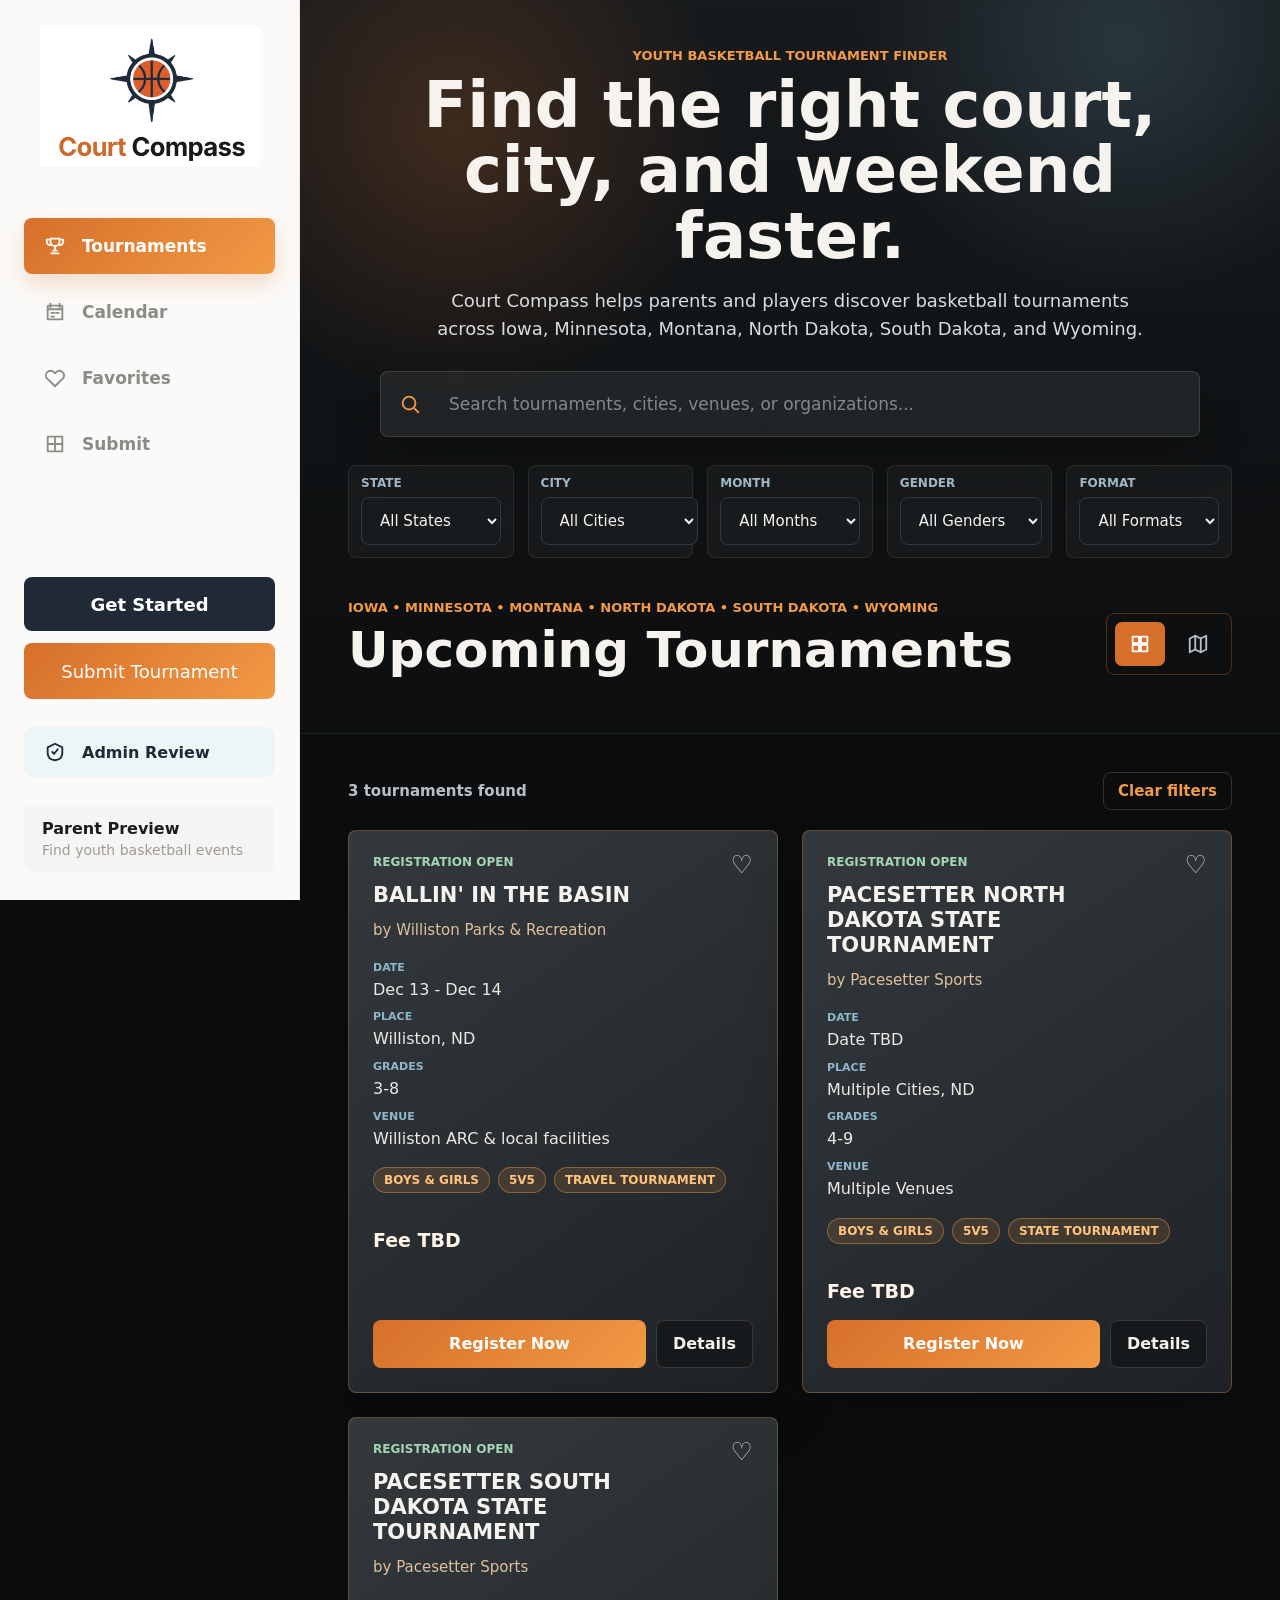
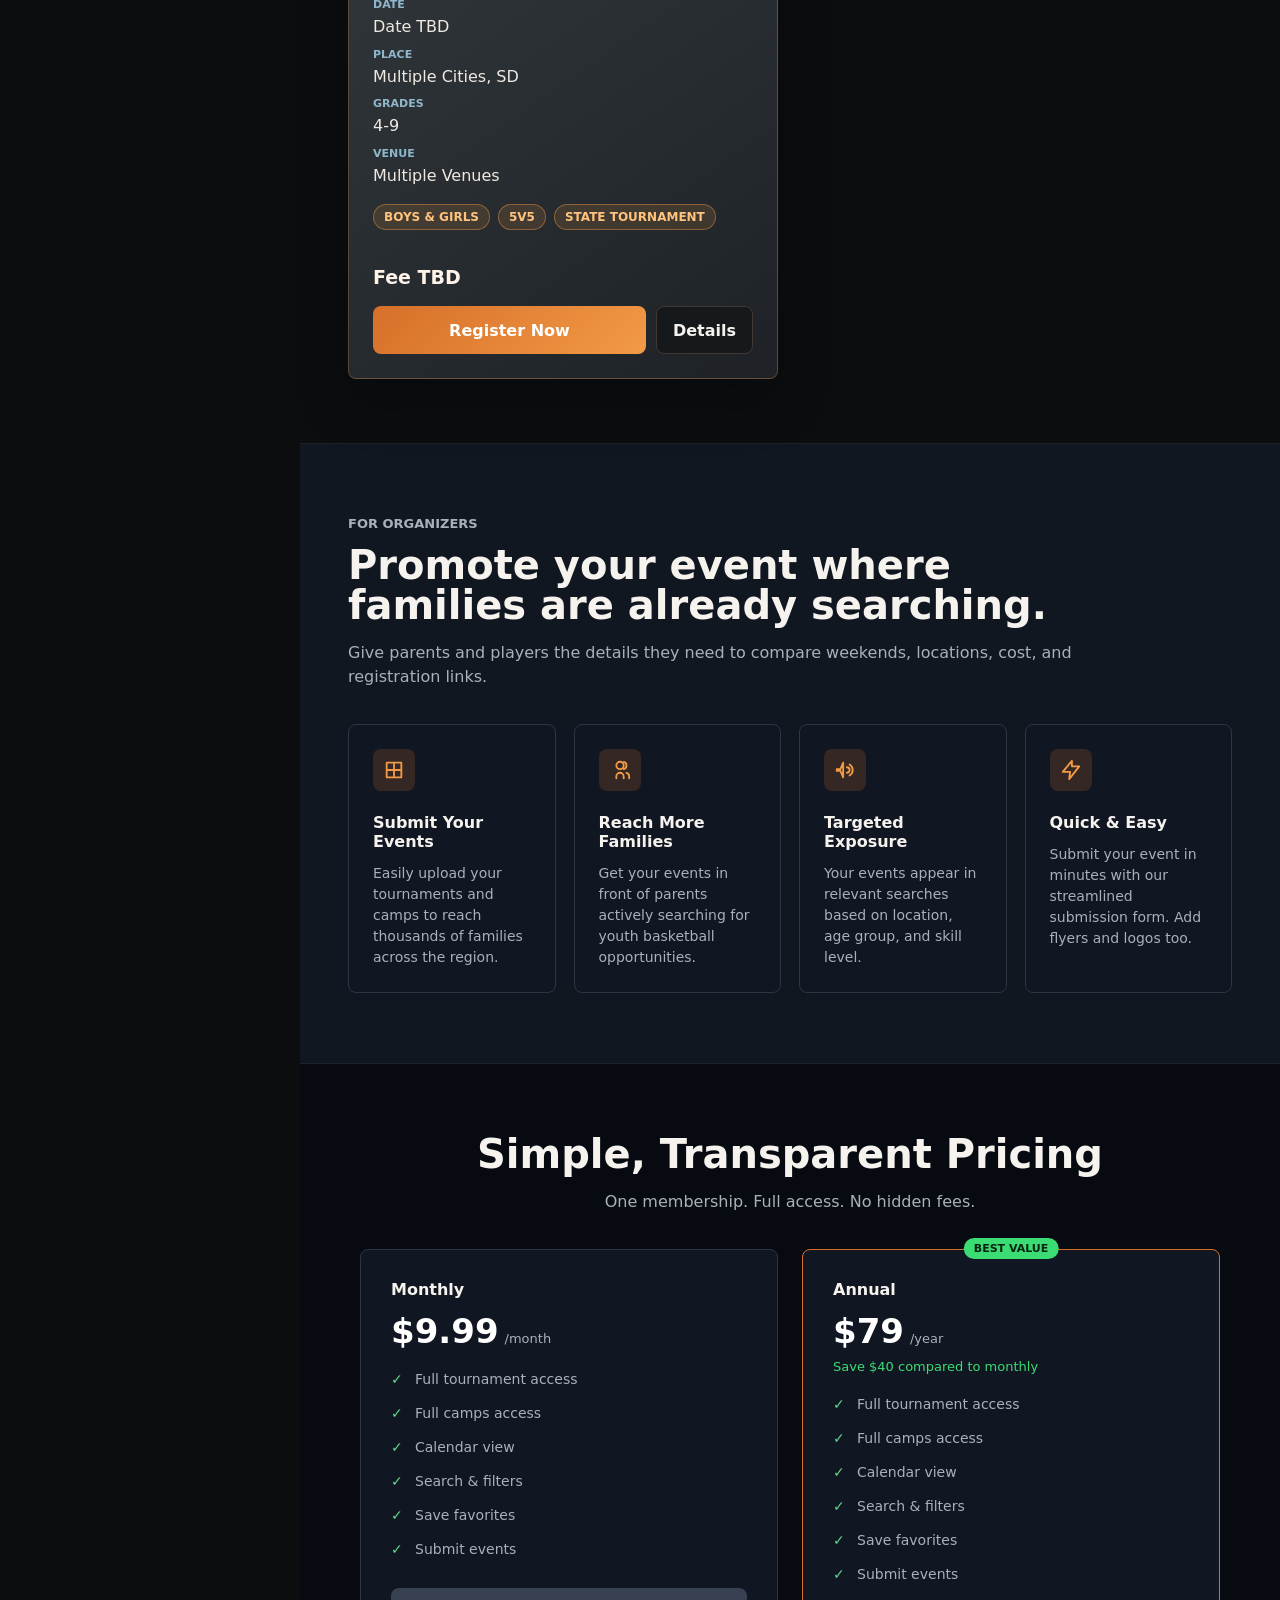
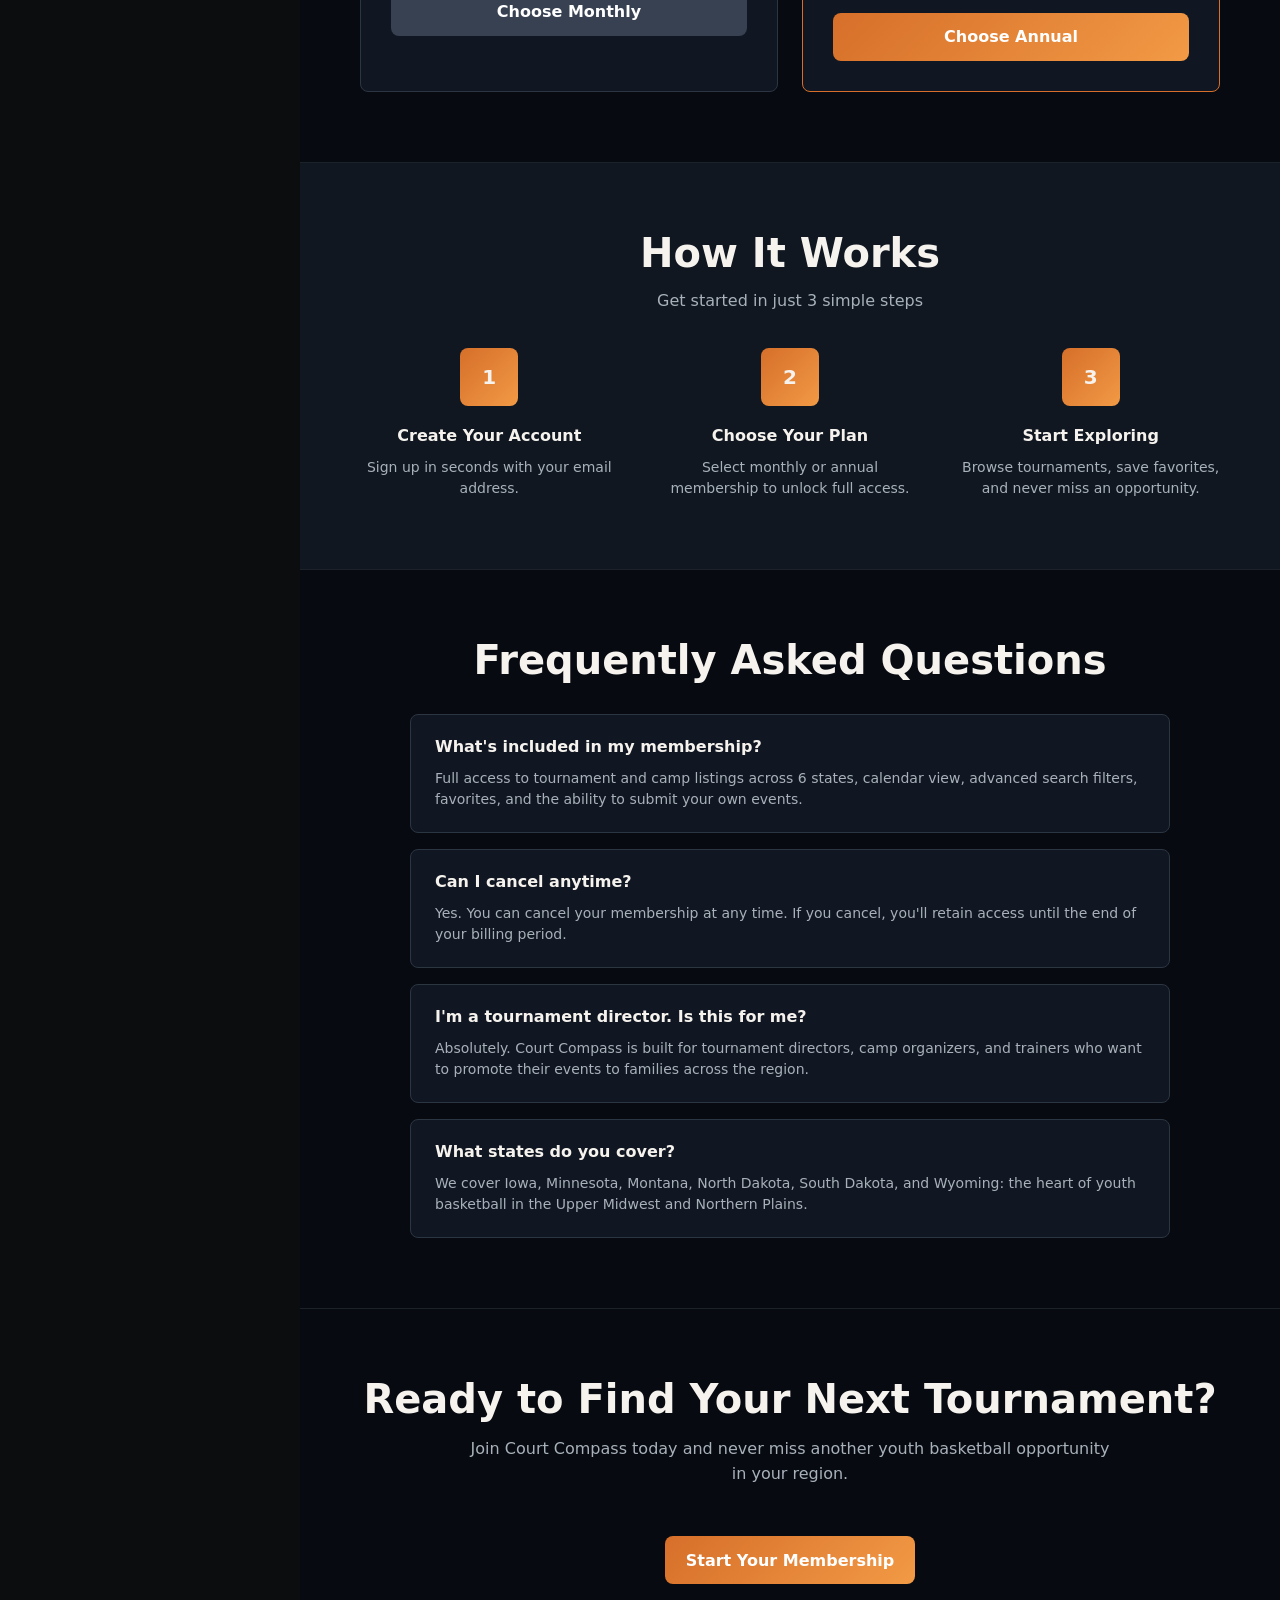
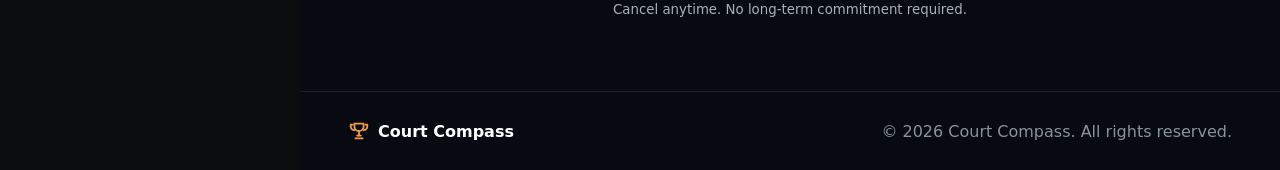
<file: index.html>
<!doctype html>
<html lang="en">
  <head>
    <meta charset="utf-8" />
    <meta name="viewport" content="width=device-width, initial-scale=1" />
    <title>Court Compass</title>
    <link rel="stylesheet" href="./styles.css" />
  </head>
  <body>
    <aside class="sidebar">
      <div class="brand">
        <img class="brand-logo" src="./assets/court-compass-logo.png" alt="Court Compass" />
      </div>

      <nav class="side-nav" aria-label="Primary navigation">
        <button class="nav-item active" data-view-button="tournaments">
          <span class="icon" aria-hidden="true">
            <svg viewBox="0 0 24 24"><path d="M7 4h10v3a5 5 0 0 1-10 0V4Z"/><path d="M5 5H3v2a4 4 0 0 0 4 4"/><path d="M19 5h2v2a4 4 0 0 1-4 4"/><path d="M12 12v5"/><path d="M8 20h8"/><path d="M10 17h4"/></svg>
          </span>
          <span>Tournaments</span>
        </button>
        <button class="nav-item" data-view-button="calendar">
          <span class="icon" aria-hidden="true">
            <svg viewBox="0 0 24 24"><path d="M7 3v4"/><path d="M17 3v4"/><path d="M4 9h16"/><path d="M5 5h14a1 1 0 0 1 1 1v14H4V6a1 1 0 0 1 1-1Z"/><path d="M8 13h3"/><path d="M13 13h3"/><path d="M8 17h3"/></svg>
          </span>
          <span>Calendar</span>
        </button>
        <button class="nav-item" data-view-button="favorites">
          <span class="icon" aria-hidden="true">
            <svg viewBox="0 0 24 24"><path d="M20.4 5.6a5 5 0 0 0-7.1 0L12 6.9l-1.3-1.3a5 5 0 0 0-7.1 7.1L12 21l8.4-8.3a5 5 0 0 0 0-7.1Z"/></svg>
          </span>
          <span>Favorites</span>
        </button>
        <button class="nav-item" data-view-button="submit">
          <span class="icon" aria-hidden="true">
            <svg viewBox="0 0 24 24"><path d="M12 5v14"/><path d="M5 12h14"/><path d="M4 4h16v16H4Z"/></svg>
          </span>
          <span>Submit</span>
        </button>
      </nav>

      <a class="membership-cta" href="./signup.html">Get Started</a>
      <button class="submit-cta" data-view-button="submit">Submit Tournament</button>

      <a class="admin-link" href="./admin.html">
        <span class="icon" aria-hidden="true">
          <svg viewBox="0 0 24 24"><path d="M12 3 4 7v6c0 5 3.4 7.4 8 8 4.6-.6 8-3 8-8V7l-8-4Z"/><path d="M9 12l2 2 4-5"/></svg>
        </span>
        <span>Admin Review</span>
      </a>

      <div class="profile">
        <strong>Parent Preview</strong>
        <span>Find youth basketball events</span>
      </div>
    </aside>

    <main class="app-shell">
      <section class="hero">
        <div class="hero-inner">
          <div class="intro-copy">
            <p class="eyebrow">Youth Basketball Tournament Finder</p>
            <h2>Find the right court, city, and weekend faster.</h2>
            <p>
              Court Compass helps parents and players discover basketball tournaments across Iowa, Minnesota,
              Montana, North Dakota, South Dakota, and Wyoming.
            </p>
          </div>

          <div class="search-row">
            <label class="search-box">
              <span aria-hidden="true">
                <svg viewBox="0 0 24 24"><path d="m21 21-4.3-4.3"/><circle cx="11" cy="11" r="7"/></svg>
              </span>
              <input id="searchInput" type="search" placeholder="Search tournaments, cities, venues, or organizations..." />
            </label>
          </div>

          <div class="filter-row">
            <label>
              <span>State</span>
              <select id="stateFilter">
                <option value="">All States</option>
              </select>
            </label>
            <label>
              <span>City</span>
              <select id="cityFilter">
                <option value="">All Cities</option>
              </select>
            </label>
            <label>
              <span>Month</span>
              <select id="monthFilter">
                <option value="">All Months</option>
              </select>
            </label>
            <label>
              <span>Gender</span>
              <select id="genderFilter">
                <option value="">All Genders</option>
              </select>
            </label>
            <label>
              <span>Format</span>
              <select id="formatFilter">
                <option value="">All Formats</option>
              </select>
            </label>
          </div>

          <div class="title-row">
            <div>
              <p class="eyebrow">Iowa • Minnesota • Montana • North Dakota • South Dakota • Wyoming</p>
              <h2 id="viewTitle">Upcoming Tournaments</h2>
            </div>
            <div class="view-toggle" aria-label="Tournament view">
              <button class="active" id="cardsViewButton" aria-label="Cards view">
                <svg viewBox="0 0 24 24"><path d="M4 4h7v7H4Z"/><path d="M13 4h7v7h-7Z"/><path d="M4 13h7v7H4Z"/><path d="M13 13h7v7h-7Z"/></svg>
              </button>
              <button id="mapViewButton" aria-label="Map view">
                <svg viewBox="0 0 24 24"><path d="M9 18 3 21V6l6-3 6 3 6-3v15l-6 3-6-3Z"/><path d="M9 3v15"/><path d="M15 6v15"/></svg>
              </button>
            </div>
          </div>
        </div>
      </section>

      <section class="content">
        <div id="tournamentsView">
          <div class="summary-bar">
            <span id="resultCount"></span>
            <button id="clearFiltersButton">Clear filters</button>
          </div>
          <div class="tournament-grid" id="tournamentGrid"></div>
          <div class="empty-state" id="emptyState">
            <h3>No tournaments found</h3>
            <p>Try a nearby city, another month, or clear the filters.</p>
          </div>
        </div>

        <div class="map-panel hidden" id="mapView">
          <div class="map-canvas" id="mapCanvas" aria-label="Tournament map"></div>
          <aside class="map-list" id="mapList"></aside>
        </div>

        <div class="calendar-panel hidden" id="calendarView"></div>

        <div class="submit-panel hidden" id="submitView">
          <form id="submitForm">
            <div class="form-heading">
              <p class="eyebrow">Organizer submission</p>
              <h2>Add a tournament for review</h2>
              <p>Submissions are saved in this prototype and marked as pending approval.</p>
            </div>

            <div class="form-grid">
              <label>Tournament name<input name="name" required /></label>
              <label>Host organization<input name="host" required /></label>
              <label>Start date<input name="startDate" type="date" required /></label>
              <label>End date<input name="endDate" type="date" /></label>
              <label>City<input name="city" required /></label>
              <label>State
                <select name="state" required>
                  <option value="">Choose state</option>
                  <option>IA</option>
                  <option>MN</option>
                  <option>MT</option>
                  <option>ND</option>
                  <option>SD</option>
                  <option>WY</option>
                </select>
              </label>
              <label>Gender
                <select name="gender" required>
                  <option>Boys & Girls</option>
                  <option>Boys</option>
                  <option>Girls</option>
                </select>
              </label>
              <label>Grades<input name="grades" placeholder="Example: 3-8" /></label>
              <label>Format<input name="format" placeholder="Example: Travel Tournament" /></label>
              <label>3v3 / 5v5<input name="playStyle" placeholder="Example: 5v5" /></label>
              <label>Venue<input name="venue" /></label>
              <label>Entry fee<input name="fee" placeholder="Example: $250" /></label>
              <label class="wide">Registration link<input name="registrationLink" type="url" placeholder="https://..." /></label>
              <label class="wide">Flyer image link<input name="flyerUrl" type="url" placeholder="https://..." /></label>
              <label class="wide">Notes<textarea name="notes" rows="4"></textarea></label>
            </div>

            <button class="primary-action" type="submit">Submit for Review</button>
            <p class="form-success" id="formSuccess">Tournament saved as pending review.</p>
          </form>
        </div>
      </section>

      <section class="marketing-band organizer-band" aria-labelledby="organizerTitle">
        <div class="section-inner">
          <div class="section-heading">
            <p class="eyebrow">For organizers</p>
            <h2 id="organizerTitle">Promote your event where families are already searching.</h2>
            <p>Give parents and players the details they need to compare weekends, locations, cost, and registration links.</p>
          </div>

          <div class="benefit-grid">
            <article class="benefit-card">
              <span class="benefit-icon" aria-hidden="true">
                <svg viewBox="0 0 24 24"><path d="M12 5v14"/><path d="M5 12h14"/><path d="M4 4h16v16H4Z"/></svg>
              </span>
              <h3>Submit Your Events</h3>
              <p>Easily upload your tournaments and camps to reach thousands of families across the region.</p>
            </article>
            <article class="benefit-card">
              <span class="benefit-icon" aria-hidden="true">
                <svg viewBox="0 0 24 24"><path d="M16 21v-2a4 4 0 0 0-8 0v2"/><circle cx="12" cy="7" r="4"/><path d="M22 21v-2a4 4 0 0 0-3-3.9"/><path d="M16 3.1a4 4 0 0 1 0 7.8"/></svg>
              </span>
              <h3>Reach More Families</h3>
              <p>Get your events in front of parents actively searching for youth basketball opportunities.</p>
            </article>
            <article class="benefit-card">
              <span class="benefit-icon" aria-hidden="true">
                <svg viewBox="0 0 24 24"><path d="M3 11h4l3-7v16l-3-7H3Z"/><path d="M14 9a3 3 0 0 1 0 6"/><path d="M17 6a7 7 0 0 1 0 12"/></svg>
              </span>
              <h3>Targeted Exposure</h3>
              <p>Your events appear in relevant searches based on location, age group, and skill level.</p>
            </article>
            <article class="benefit-card">
              <span class="benefit-icon" aria-hidden="true">
                <svg viewBox="0 0 24 24"><path d="M13 2 3 14h8l-1 8 11-14h-8Z"/></svg>
              </span>
              <h3>Quick & Easy</h3>
              <p>Submit your event in minutes with our streamlined submission form. Add flyers and logos too.</p>
            </article>
          </div>
        </div>
      </section>

      <section class="marketing-band pricing-band" aria-labelledby="pricingTitle">
        <div class="section-inner narrow">
          <div class="section-heading centered">
            <h2 id="pricingTitle">Simple, Transparent Pricing</h2>
            <p>One membership. Full access. No hidden fees.</p>
          </div>

          <div class="pricing-grid">
            <article class="price-card">
              <h3>Monthly</h3>
              <p class="price"><strong>$9.99</strong><span>/month</span></p>
              <ul>
                <li>Full tournament access</li>
                <li>Full camps access</li>
                <li>Calendar view</li>
                <li>Search & filters</li>
                <li>Save favorites</li>
                <li>Submit events</li>
              </ul>
              <a class="plan-button secondary-plan" href="./signup.html">Choose Monthly</a>
            </article>

            <article class="price-card featured-plan">
              <span class="best-value">Best Value</span>
              <h3>Annual</h3>
              <p class="price"><strong>$79</strong><span>/year</span></p>
              <p class="saving">Save $40 compared to monthly</p>
              <ul>
                <li>Full tournament access</li>
                <li>Full camps access</li>
                <li>Calendar view</li>
                <li>Search & filters</li>
                <li>Save favorites</li>
                <li>Submit events</li>
              </ul>
              <a class="plan-button" href="./signup.html">Choose Annual</a>
            </article>
          </div>
        </div>
      </section>

      <section class="marketing-band steps-band" aria-labelledby="stepsTitle">
        <div class="section-inner narrow">
          <div class="section-heading centered">
            <h2 id="stepsTitle">How It Works</h2>
            <p>Get started in just 3 simple steps</p>
          </div>

          <div class="steps-grid">
            <article>
              <span>1</span>
              <h3>Create Your Account</h3>
              <p>Sign up in seconds with your email address.</p>
            </article>
            <article>
              <span>2</span>
              <h3>Choose Your Plan</h3>
              <p>Select monthly or annual membership to unlock full access.</p>
            </article>
            <article>
              <span>3</span>
              <h3>Start Exploring</h3>
              <p>Browse tournaments, save favorites, and never miss an opportunity.</p>
            </article>
          </div>
        </div>
      </section>

      <section class="marketing-band faq-band" aria-labelledby="faqTitle">
        <div class="section-inner faq-inner">
          <div class="section-heading centered">
            <h2 id="faqTitle">Frequently Asked Questions</h2>
          </div>

          <div class="faq-list">
            <article>
              <h3>What's included in my membership?</h3>
              <p>Full access to tournament and camp listings across 6 states, calendar view, advanced search filters, favorites, and the ability to submit your own events.</p>
            </article>
            <article>
              <h3>Can I cancel anytime?</h3>
              <p>Yes. You can cancel your membership at any time. If you cancel, you'll retain access until the end of your billing period.</p>
            </article>
            <article>
              <h3>I'm a tournament director. Is this for me?</h3>
              <p>Absolutely. Court Compass is built for tournament directors, camp organizers, and trainers who want to promote their events to families across the region.</p>
            </article>
            <article>
              <h3>What states do you cover?</h3>
              <p>We cover Iowa, Minnesota, Montana, North Dakota, South Dakota, and Wyoming: the heart of youth basketball in the Upper Midwest and Northern Plains.</p>
            </article>
          </div>
        </div>
      </section>

      <section class="marketing-band final-cta" aria-labelledby="finalCtaTitle">
        <div class="section-inner narrow">
          <h2 id="finalCtaTitle">Ready to Find Your Next Tournament?</h2>
          <p>Join Court Compass today and never miss another youth basketball opportunity in your region.</p>
          <a class="primary-action" href="./signup.html">Start Your Membership</a>
          <small>Cancel anytime. No long-term commitment required.</small>
        </div>
      </section>

      <footer class="site-footer">
        <div class="section-inner">
          <span class="footer-brand">
            <svg viewBox="0 0 24 24" aria-hidden="true"><path d="M7 4h10v3a5 5 0 0 1-10 0V4Z"/><path d="M5 5H3v2a4 4 0 0 0 4 4"/><path d="M19 5h2v2a4 4 0 0 1-4 4"/><path d="M12 12v5"/><path d="M8 20h8"/><path d="M10 17h4"/></svg>
            Court Compass
          </span>
          <span>© 2026 Court Compass. All rights reserved.</span>
        </div>
      </footer>
    </main>

    <template id="cardTemplate">
      <article class="tournament-card">
        <button class="favorite-button" aria-label="Save tournament">♡</button>
        <div class="card-status"></div>
        <h3></h3>
        <p class="host"></p>
        <dl>
          <div><dt>Date</dt><dd class="date"></dd></div>
          <div><dt>Place</dt><dd class="place"></dd></div>
          <div><dt>Grades</dt><dd class="grades"></dd></div>
          <div><dt>Venue</dt><dd class="venue"></dd></div>
        </dl>
        <div class="tags"></div>
        <p class="fee"></p>
        <div class="card-actions">
          <a class="register-link" target="_blank" rel="noreferrer">Register Now</a>
          <button class="details-button">Details</button>
        </div>
      </article>
    </template>

    <div id="detailsModal" class="details-modal hidden" role="dialog" aria-modal="true" aria-labelledby="detailsTitle">
      <div class="details-backdrop" data-close-details></div>
      <section class="details-dialog">
        <header class="details-header">
          <div>
            <p class="eyebrow">Tournament Details</p>
            <h2 id="detailsTitle"></h2>
          </div>
          <button class="details-close" type="button" data-close-details>Close</button>
        </header>
        <div class="details-layout">
          <figure class="flyer-frame hidden" id="flyerFrame">
            <img id="detailsFlyer" alt="" />
          </figure>
          <div class="details-copy">
            <p id="detailsHost" class="host"></p>
            <dl>
              <div><dt>Date</dt><dd id="detailsDate"></dd></div>
              <div><dt>Place</dt><dd id="detailsPlace"></dd></div>
              <div><dt>Grades</dt><dd id="detailsGrades"></dd></div>
              <div><dt>Format</dt><dd id="detailsFormat"></dd></div>
              <div><dt>Venue</dt><dd id="detailsVenue"></dd></div>
              <div><dt>Awards</dt><dd id="detailsAwards"></dd></div>
              <div><dt>Contact</dt><dd id="detailsContact"></dd></div>
              <div><dt>Notes</dt><dd id="detailsNotes"></dd></div>
            </dl>
            <a id="detailsRegister" class="register-link" target="_blank" rel="noreferrer">Open Event Page</a>
          </div>
        </div>
      </section>
    </div>

    <script src="./supabase-config.js"></script>
    <script src="./app.js"></script>
  </body>
</html>
</file>
<file: styles.css>
:root {
  --bg: #0b0d0f;
  --panel: #16191b;
  --panel-2: #22272a;
  --text: #f6f3ef;
  --muted: #b9c0c5;
  --line: #30363a;
  --orange: #d66f2a;
  --orange-2: #f29a45;
  --cream: #fff4e8;
  --green: #76b88a;
  --blue: #70a8c7;
  --navy: #202a36;
  --sidebar: #fbfaf8;
  --sidebar-text: #1c1b1a;
  font-family: Inter, ui-sans-serif, system-ui, -apple-system, BlinkMacSystemFont, "Segoe UI", sans-serif;
}

* {
  box-sizing: border-box;
}

body {
  margin: 0;
  background:
    linear-gradient(180deg, #111417 0%, var(--bg) 340px),
    var(--bg);
  color: var(--text);
  min-height: 100vh;
}

button,
input,
select,
textarea {
  font: inherit;
}

button {
  cursor: pointer;
}

.sidebar {
  background: var(--sidebar);
  color: var(--sidebar-text);
  border-right: 1px solid #ece7e2;
  display: flex;
  flex-direction: column;
  gap: 28px;
  height: 100vh;
  left: 0;
  padding: 28px 24px;
  position: fixed;
  top: 0;
  width: 300px;
  z-index: 10;
}

.brand {
  align-items: center;
  display: grid;
  justify-items: center;
  padding: 0 0 24px;
}

.brand-logo {
  display: block;
  height: auto;
  max-width: 220px;
  width: 100%;
}

.side-nav {
  display: grid;
  gap: 10px;
}

.nav-item,
.submit-cta,
.membership-cta,
.admin-link {
  align-items: center;
  border: 0;
  border-radius: 8px;
  display: flex;
  gap: 14px;
  min-height: 56px;
  padding: 0 18px;
}

.nav-item {
  background: transparent;
  color: #8c8b88;
  font-size: 17px;
  font-weight: 750;
  text-align: left;
  transition: background-color 160ms ease, color 160ms ease, transform 160ms ease;
}

.nav-item:hover {
  background: #f1eee9;
  color: var(--sidebar-text);
}

.nav-item.active {
  background: linear-gradient(135deg, var(--orange), var(--orange-2));
  box-shadow: 0 10px 22px rgba(214, 111, 42, 0.22);
  color: white;
}

.icon {
  display: inline-grid;
  height: 26px;
  place-items: center;
  width: 26px;
}

.icon svg,
.search-box svg,
.view-toggle svg {
  display: block;
  fill: none;
  height: 22px;
  stroke: currentColor;
  stroke-linecap: round;
  stroke-linejoin: round;
  stroke-width: 2;
  width: 22px;
}

.submit-cta {
  background: linear-gradient(135deg, var(--orange), var(--orange-2));
  color: #fff;
  font-size: 18px;
  justify-content: center;
  margin-top: auto;
}

.membership-cta {
  background: #202a36;
  color: #fff;
  font-size: 18px;
  font-weight: 800;
  justify-content: center;
  margin-top: auto;
  min-height: 54px;
  text-decoration: none;
}

.membership-cta + .submit-cta {
  margin-top: -16px;
}

.admin-link {
  background: #eef5f7;
  color: var(--navy);
  font-size: 16px;
  font-weight: 800;
  min-height: 50px;
  text-decoration: none;
}

.profile {
  background: #f6f5f3;
  border-radius: 8px;
  display: grid;
  gap: 4px;
  padding: 14px 18px;
}

.profile span {
  color: #9d9a97;
  font-size: 14px;
}

.app-shell {
  margin-left: 300px;
  min-height: 100vh;
}

.hero {
  background:
    radial-gradient(circle at 84% 6%, rgba(112, 168, 199, 0.2), transparent 25%),
    radial-gradient(circle at 16% 18%, rgba(214, 111, 42, 0.22), transparent 26%),
    linear-gradient(180deg, #171a1c 0%, #0d0f11 88%);
  border-bottom: 1px solid #1d2225;
  padding: 48px 48px 58px;
}

.hero-inner,
.content {
  margin: 0 auto;
  max-width: 1180px;
}

.intro-copy {
  margin: 0 auto 28px;
  max-width: 820px;
  text-align: center;
}

.intro-copy h2 {
  font-size: clamp(38px, 5vw, 64px);
  line-height: 1.02;
}

.intro-copy p:last-child {
  color: #d7dce0;
  font-size: 18px;
  line-height: 1.55;
  margin: 18px auto 0;
  max-width: 740px;
}

.search-row {
  display: flex;
  justify-content: center;
}

.search-box {
  align-items: center;
  background: rgba(255, 255, 255, 0.07);
  border: 1px solid rgba(255, 255, 255, 0.12);
  border-radius: 8px;
  box-shadow: 0 18px 46px rgba(0, 0, 0, 0.24);
  display: flex;
  gap: 14px;
  max-width: 820px;
  padding: 0 18px;
  width: 100%;
}

.search-box span {
  color: var(--orange-2);
  font-size: 22px;
}

.search-box input {
  background: transparent;
  border: 0;
  color: var(--text);
  font-size: 17px;
  height: 64px;
  outline: 0;
  width: 100%;
}

.filter-row {
  display: grid;
  gap: 14px;
  grid-template-columns: repeat(5, minmax(140px, 1fr));
  margin-top: 28px;
}

.filter-row label {
  background: rgba(255, 255, 255, 0.035);
  border: 1px solid rgba(255, 255, 255, 0.08);
  border-radius: 8px;
  display: grid;
  gap: 7px;
  padding: 10px 12px 12px;
}

.filter-row label span {
  color: #9fb7c5;
  font-size: 12px;
  font-weight: 800;
  text-transform: uppercase;
}

select,
input,
textarea {
  background: #171b1e;
  border: 1px solid #323a3f;
  border-radius: 8px;
  color: var(--text);
  font-size: 15px;
  font-weight: 450;
  letter-spacing: 0;
  min-height: 48px;
  padding: 0 14px;
}

textarea {
  line-height: 1.45;
  padding: 12px 14px;
}

input::placeholder,
textarea::placeholder {
  color: #7f8a90;
  font-weight: 400;
}

.title-row {
  align-items: end;
  display: flex;
  gap: 24px;
  justify-content: space-between;
  margin-top: 42px;
}

.eyebrow {
  color: var(--orange-2);
  font-size: 13px;
  font-weight: 700;
  letter-spacing: 0;
  margin: 0 0 10px;
  text-transform: uppercase;
}

h2 {
  font-size: clamp(32px, 5vw, 50px);
  line-height: 1;
  margin: 0;
}

.view-toggle {
  border: 1px solid rgba(214, 111, 42, 0.34);
  border-radius: 8px;
  display: flex;
  gap: 8px;
  padding: 8px;
}

.view-toggle button {
  background: transparent;
  border: 0;
  border-radius: 7px;
  color: var(--muted);
  display: grid;
  height: 44px;
  place-items: center;
  width: 50px;
}

.view-toggle button.active {
  background: var(--orange);
  color: white;
}

.content {
  padding: 38px 48px 64px;
}

.summary-bar {
  align-items: center;
  color: var(--muted);
  display: flex;
  font-size: 15px;
  font-weight: 700;
  justify-content: space-between;
  margin-bottom: 20px;
}

.summary-bar button {
  background: transparent;
  border: 1px solid #38322d;
  border-radius: 8px;
  color: var(--orange-2);
  min-height: 38px;
  padding: 0 14px;
}

.tournament-grid {
  display: grid;
  gap: 24px;
  grid-template-columns: repeat(auto-fill, minmax(300px, 1fr));
}

.tournament-card {
  background:
    linear-gradient(145deg, rgba(52, 58, 61, 0.98), rgba(31, 35, 38, 0.98)),
    var(--panel);
  border: 1px solid rgba(242, 154, 69, 0.28);
  border-radius: 8px;
  box-shadow: 0 22px 54px rgba(0, 0, 0, 0.24);
  display: flex;
  flex-direction: column;
  min-height: 420px;
  padding: 24px;
  position: relative;
}

.favorite-button {
  background: transparent;
  border: 0;
  color: #cfc8c0;
  font-size: 25px;
  position: absolute;
  right: 18px;
  top: 18px;
}

.favorite-button.saved {
  color: var(--orange-2);
}

.card-status {
  color: #a4d5b2;
  font-size: 12px;
  font-weight: 800;
  margin-bottom: 12px;
  min-height: 16px;
  text-transform: uppercase;
}

.tournament-card h3 {
  font-size: 21px;
  line-height: 1.2;
  margin: 0 40px 12px 0;
  text-transform: uppercase;
}

.host {
  color: #e0c09d;
  font-size: 15px;
  line-height: 1.4;
  margin: 0 0 20px;
}

dl {
  display: grid;
  gap: 10px;
  margin: 0;
}

dl div {
  align-items: start;
  display: grid;
  gap: 5px;
}

dt {
  color: #8fb7cc;
  font-size: 11px;
  font-weight: 800;
  text-transform: uppercase;
}

dd {
  color: #eee9e2;
  font-size: 16px;
  line-height: 1.35;
  margin: 0;
}

.tags {
  display: flex;
  flex-wrap: wrap;
  gap: 8px;
  margin: 18px 0;
}

.tag {
  background: rgba(242, 154, 69, 0.14);
  border: 1px solid rgba(242, 154, 69, 0.42);
  border-radius: 999px;
  color: #ffc37d;
  font-size: 12px;
  font-weight: 800;
  padding: 5px 10px;
  text-transform: uppercase;
}

.fee {
  color: var(--cream);
  font-size: 19px;
  font-weight: 800;
  margin: 18px 0;
}

.card-actions {
  display: grid;
  gap: 10px;
  grid-template-columns: 1fr auto;
  margin-top: auto;
}

.register-link,
.details-button,
.primary-action {
  align-items: center;
  background: linear-gradient(135deg, var(--orange), var(--orange-2));
  border: 0;
  border-radius: 8px;
  color: white;
  display: inline-flex;
  font-weight: 800;
  justify-content: center;
  min-height: 48px;
  padding: 0 16px;
  text-decoration: none;
}

.details-button {
  background: #15191b;
  border: 1px solid #403832;
  color: var(--text);
}

.register-link.disabled {
  background: #4b4540;
  color: #c9c0b7;
  pointer-events: none;
}

.empty-state {
  background: #151515;
  border: 1px solid #282828;
  border-radius: 8px;
  display: none;
  padding: 36px;
  text-align: center;
}

.empty-state h3 {
  margin-top: 0;
}

.details-modal {
  inset: 0;
  position: fixed;
  z-index: 60;
}

.details-backdrop {
  background: rgba(0, 0, 0, 0.74);
  inset: 0;
  position: absolute;
}

.details-dialog {
  background: #111518;
  border: 1px solid rgba(255, 255, 255, 0.12);
  border-radius: 8px;
  box-shadow: 0 30px 80px rgba(0, 0, 0, 0.42);
  left: 50%;
  max-height: calc(100vh - 36px);
  max-width: 980px;
  overflow: auto;
  padding: 24px;
  position: absolute;
  top: 50%;
  transform: translate(-50%, -50%);
  width: calc(100vw - 32px);
}

.details-header {
  align-items: start;
  display: flex;
  gap: 18px;
  justify-content: space-between;
  margin-bottom: 22px;
}

.details-header h2 {
  font-size: clamp(28px, 4vw, 42px);
}

.details-close {
  background: #22272a;
  border: 1px solid #374147;
  border-radius: 8px;
  color: #fff;
  font-weight: 800;
  min-height: 42px;
  padding: 0 14px;
}

.details-layout {
  display: grid;
  gap: 24px;
  grid-template-columns: minmax(260px, 0.85fr) 1fr;
}

.flyer-frame {
  background: #0b0d0f;
  border: 1px solid #2f373c;
  border-radius: 8px;
  margin: 0;
  overflow: hidden;
}

.flyer-frame img {
  display: block;
  height: auto;
  width: 100%;
}

.details-copy {
  display: grid;
  gap: 18px;
}

.hidden {
  display: none !important;
}

.map-panel {
  display: grid;
  gap: 24px;
  grid-template-columns: minmax(360px, 1fr) 320px;
}

.map-canvas {
  background:
    linear-gradient(rgba(255, 255, 255, 0.04) 1px, transparent 1px),
    linear-gradient(90deg, rgba(255, 255, 255, 0.04) 1px, transparent 1px),
    #121212;
  background-size: 48px 48px;
  border: 1px solid #2d2d2d;
  border-radius: 8px;
  min-height: 600px;
  overflow: hidden;
  position: relative;
}

.map-label {
  color: #7f7770;
  font-size: 12px;
  font-weight: 800;
  position: absolute;
  text-transform: uppercase;
}

.map-pin {
  background: var(--orange);
  border: 3px solid #ffd0a0;
  border-radius: 50%;
  box-shadow: 0 10px 25px rgba(0, 0, 0, 0.35);
  color: white;
  display: grid;
  font-size: 12px;
  font-weight: 900;
  height: 34px;
  place-items: center;
  position: absolute;
  transform: translate(-50%, -50%);
  width: 34px;
}

.map-list {
  display: grid;
  gap: 12px;
}

.map-list-item,
.calendar-item {
  background: #171717;
  border: 1px solid #2d2d2d;
  border-radius: 8px;
  padding: 15px;
}

.map-list-item h3,
.calendar-item h3 {
  font-size: 16px;
  margin: 0 0 6px;
}

.map-list-item p,
.calendar-item p {
  color: var(--muted);
  margin: 0;
}

.calendar-panel {
  display: grid;
  gap: 14px;
}

.submit-panel {
  background: #141414;
  border: 1px solid #2d2d2d;
  border-radius: 8px;
  padding: 28px;
}

.form-heading {
  margin-bottom: 22px;
}

.form-heading h2 {
  font-size: 34px;
}

.form-heading p:last-child {
  color: var(--muted);
}

.form-grid {
  display: grid;
  gap: 16px;
  grid-template-columns: repeat(2, minmax(0, 1fr));
}

.form-grid label {
  color: var(--muted);
  display: grid;
  gap: 8px;
  font-size: 12px;
  font-weight: 750;
  text-transform: uppercase;
}

.form-grid .wide {
  grid-column: 1 / -1;
}

.primary-action {
  margin-top: 22px;
}

.form-success {
  color: var(--green);
  display: none;
  font-weight: 800;
}

.marketing-band {
  border-top: 1px solid #1b2228;
  padding: 70px 48px;
}

.organizer-band,
.steps-band {
  background: #101720;
}

.pricing-band,
.faq-band,
.final-cta {
  background: #070b11;
}

.section-inner {
  margin: 0 auto;
  max-width: 1180px;
}

.section-inner.narrow {
  max-width: 860px;
}

.section-heading {
  margin-bottom: 34px;
  max-width: 740px;
}

.section-heading.centered {
  margin-left: auto;
  margin-right: auto;
  text-align: center;
}

.section-heading h2,
.final-cta h2 {
  font-size: clamp(28px, 4vw, 40px);
}

.section-heading p,
.final-cta p,
.final-cta small {
  color: #a8b1ba;
  line-height: 1.55;
}

.benefit-grid {
  display: grid;
  gap: 18px;
  grid-template-columns: repeat(4, minmax(0, 1fr));
}

.benefit-card,
.price-card,
.faq-list article {
  background: #111722;
  border: 1px solid #2c3542;
  border-radius: 8px;
}

.benefit-card {
  min-height: 190px;
  padding: 24px;
}

.benefit-icon {
  background: rgba(214, 111, 42, 0.18);
  border-radius: 8px;
  color: var(--orange-2);
  display: grid;
  height: 42px;
  margin-bottom: 22px;
  place-items: center;
  width: 42px;
}

.benefit-icon svg,
.footer-brand svg {
  display: block;
  fill: none;
  height: 22px;
  stroke: currentColor;
  stroke-linecap: round;
  stroke-linejoin: round;
  stroke-width: 2;
  width: 22px;
}

.benefit-card h3,
.price-card h3,
.steps-grid h3,
.faq-list h3 {
  font-size: 16px;
  margin: 0 0 12px;
}

.benefit-card p,
.price-card li,
.steps-grid p,
.faq-list p {
  color: #a8b1ba;
  font-size: 14px;
  line-height: 1.5;
  margin: 0;
}

.pricing-grid {
  display: grid;
  gap: 24px;
  grid-template-columns: repeat(2, minmax(0, 1fr));
}

.price-card {
  padding: 30px;
  position: relative;
}

.featured-plan {
  border-color: var(--orange);
}

.best-value {
  background: #3bdc73;
  border-radius: 999px;
  color: #06240f;
  font-size: 11px;
  font-weight: 900;
  left: 50%;
  padding: 4px 10px;
  position: absolute;
  text-transform: uppercase;
  top: -12px;
  transform: translateX(-50%);
}

.price {
  align-items: baseline;
  display: flex;
  gap: 6px;
  margin: 0 0 18px;
}

.price strong {
  color: #fff;
  font-size: 34px;
}

.price span,
.saving {
  color: #a8b1ba;
  font-size: 13px;
}

.saving {
  color: #3bdc73;
  margin: -10px 0 20px;
}

.price-card ul {
  display: grid;
  gap: 13px;
  list-style: none;
  margin: 0 0 28px;
  padding: 0;
}

.price-card li {
  padding-left: 24px;
  position: relative;
}

.price-card li::before {
  color: #62d68a;
  content: "✓";
  font-weight: 900;
  left: 0;
  position: absolute;
}

.plan-button {
  align-items: center;
  background: linear-gradient(135deg, var(--orange), var(--orange-2));
  border: 0;
  border-radius: 8px;
  color: #fff;
  display: inline-flex;
  font-weight: 800;
  justify-content: center;
  min-height: 48px;
  text-decoration: none;
  width: 100%;
}

.secondary-plan {
  background: #374151;
}

.steps-grid {
  display: grid;
  gap: 42px;
  grid-template-columns: repeat(3, minmax(0, 1fr));
  text-align: center;
}

.steps-grid span {
  background: linear-gradient(135deg, var(--orange), var(--orange-2));
  border-radius: 8px;
  display: grid;
  font-size: 20px;
  font-weight: 900;
  height: 58px;
  margin: 0 auto 20px;
  place-items: center;
  width: 58px;
}

.faq-inner {
  max-width: 760px;
}

.faq-list {
  display: grid;
  gap: 16px;
}

.faq-list article {
  padding: 22px 24px;
}

.final-cta {
  text-align: center;
}

.final-cta p {
  margin: 18px auto 28px;
  max-width: 650px;
}

.final-cta .primary-action {
  min-width: 250px;
}

.final-cta small {
  display: block;
  margin-top: 16px;
}

.site-footer {
  background: #070b11;
  border-top: 1px solid #1b2228;
  color: #89939d;
  padding: 28px 48px;
}

.site-footer .section-inner {
  align-items: center;
  display: flex;
  gap: 20px;
  justify-content: space-between;
}

.footer-brand {
  align-items: center;
  color: #fff;
  display: inline-flex;
  font-weight: 800;
  gap: 8px;
}

.footer-brand svg {
  color: var(--orange-2);
}

.auth-page {
  background: #f4f4f3;
  color: #1d1d1f;
}

.auth-shell {
  display: grid;
  min-height: 100vh;
  padding: 24px 16px;
  place-items: center;
}

.auth-card {
  background: #fff;
  border: 1px solid #d9d9d9;
  border-radius: 8px;
  box-shadow: 0 14px 44px rgba(0, 0, 0, 0.08);
  max-width: 520px;
  padding: 36px;
  width: min(100%, 520px);
}

.auth-logo-link {
  display: grid;
  justify-items: center;
  margin: 0 auto 26px;
  text-decoration: none;
}

.auth-logo {
  display: block;
  max-width: 132px;
  width: 34%;
}

.auth-heading {
  margin-bottom: 28px;
  text-align: center;
}

.auth-heading h1 {
  color: #1d1d1f;
  font-size: 34px;
  line-height: 1.1;
  margin: 0 0 12px;
}

.auth-heading p {
  color: #aaa;
  font-size: 18px;
  line-height: 1.35;
  margin: 0 auto;
  max-width: 390px;
}

.auth-form {
  display: grid;
  gap: 18px;
}

.auth-form label {
  color: #1d1d1f;
  display: grid;
  font-size: 15px;
  font-weight: 650;
  gap: 8px;
}

.auth-form input {
  background: #fff;
  border: 1px solid #ddd;
  border-radius: 8px;
  color: #1d1d1f;
  font-size: 16px;
  font-weight: 400;
  min-height: 50px;
  padding: 0 14px;
}

.auth-form input::placeholder {
  color: #b4b4b4;
}

.auth-form input:focus {
  border-color: #9bbcf0;
  box-shadow: 0 0 0 4px rgba(68, 132, 232, 0.14);
  outline: 0;
}

.auth-submit {
  background: linear-gradient(135deg, var(--orange), var(--orange-2));
  border: 0;
  border-radius: 8px;
  color: #fff;
  font-size: 16px;
  font-weight: 750;
  min-height: 50px;
}

.auth-submit:disabled {
  cursor: wait;
  opacity: 0.7;
}

.auth-message {
  color: var(--green);
  font-size: 17px;
  font-weight: 750;
  margin: 0;
  min-height: 24px;
  text-align: center;
}

.auth-message.error {
  color: #c73636;
}

.auth-switch {
  color: #aaa;
  font-size: 16px;
  margin: 20px 0 0;
  text-align: center;
}

.auth-switch a {
  color: #006cff;
  text-decoration: none;
}

@media (max-width: 980px) {
  .sidebar {
    height: auto;
    position: static;
    width: 100%;
  }

  .side-nav {
    grid-template-columns: repeat(4, 1fr);
  }

  .nav-item {
    justify-content: center;
  }

  .nav-item span:last-child {
    display: none;
  }

  .submit-cta,
  .membership-cta,
  .admin-link,
  .profile {
    display: none;
  }

  .app-shell {
    margin-left: 0;
  }

  .hero,
  .content,
  .marketing-band,
  .site-footer {
    padding-left: 20px;
    padding-right: 20px;
  }

  .filter-row {
    grid-template-columns: repeat(2, minmax(0, 1fr));
  }

  .benefit-grid,
  .pricing-grid,
  .steps-grid {
    grid-template-columns: 1fr;
  }

  .map-panel {
    grid-template-columns: 1fr;
  }

  .details-layout {
    grid-template-columns: 1fr;
  }
}

@media (max-width: 620px) {
  .brand h1 {
    font-size: 25px;
  }

  .filter-row,
  .form-grid {
    grid-template-columns: 1fr;
  }

  .title-row {
    align-items: start;
    flex-direction: column;
  }

  .card-actions {
    grid-template-columns: 1fr;
  }

  .marketing-band {
    padding-bottom: 52px;
    padding-top: 52px;
  }

  .site-footer .section-inner {
    align-items: start;
    flex-direction: column;
  }

  .auth-card {
    padding: 28px 20px;
  }

  .auth-logo {
    max-width: 116px;
  }

  .auth-heading {
    margin-bottom: 24px;
  }

  .auth-form {
    gap: 16px;
  }

  .auth-heading h1 {
    font-size: 28px;
  }

  .auth-heading p {
    font-size: 16px;
  }
}
</file>
